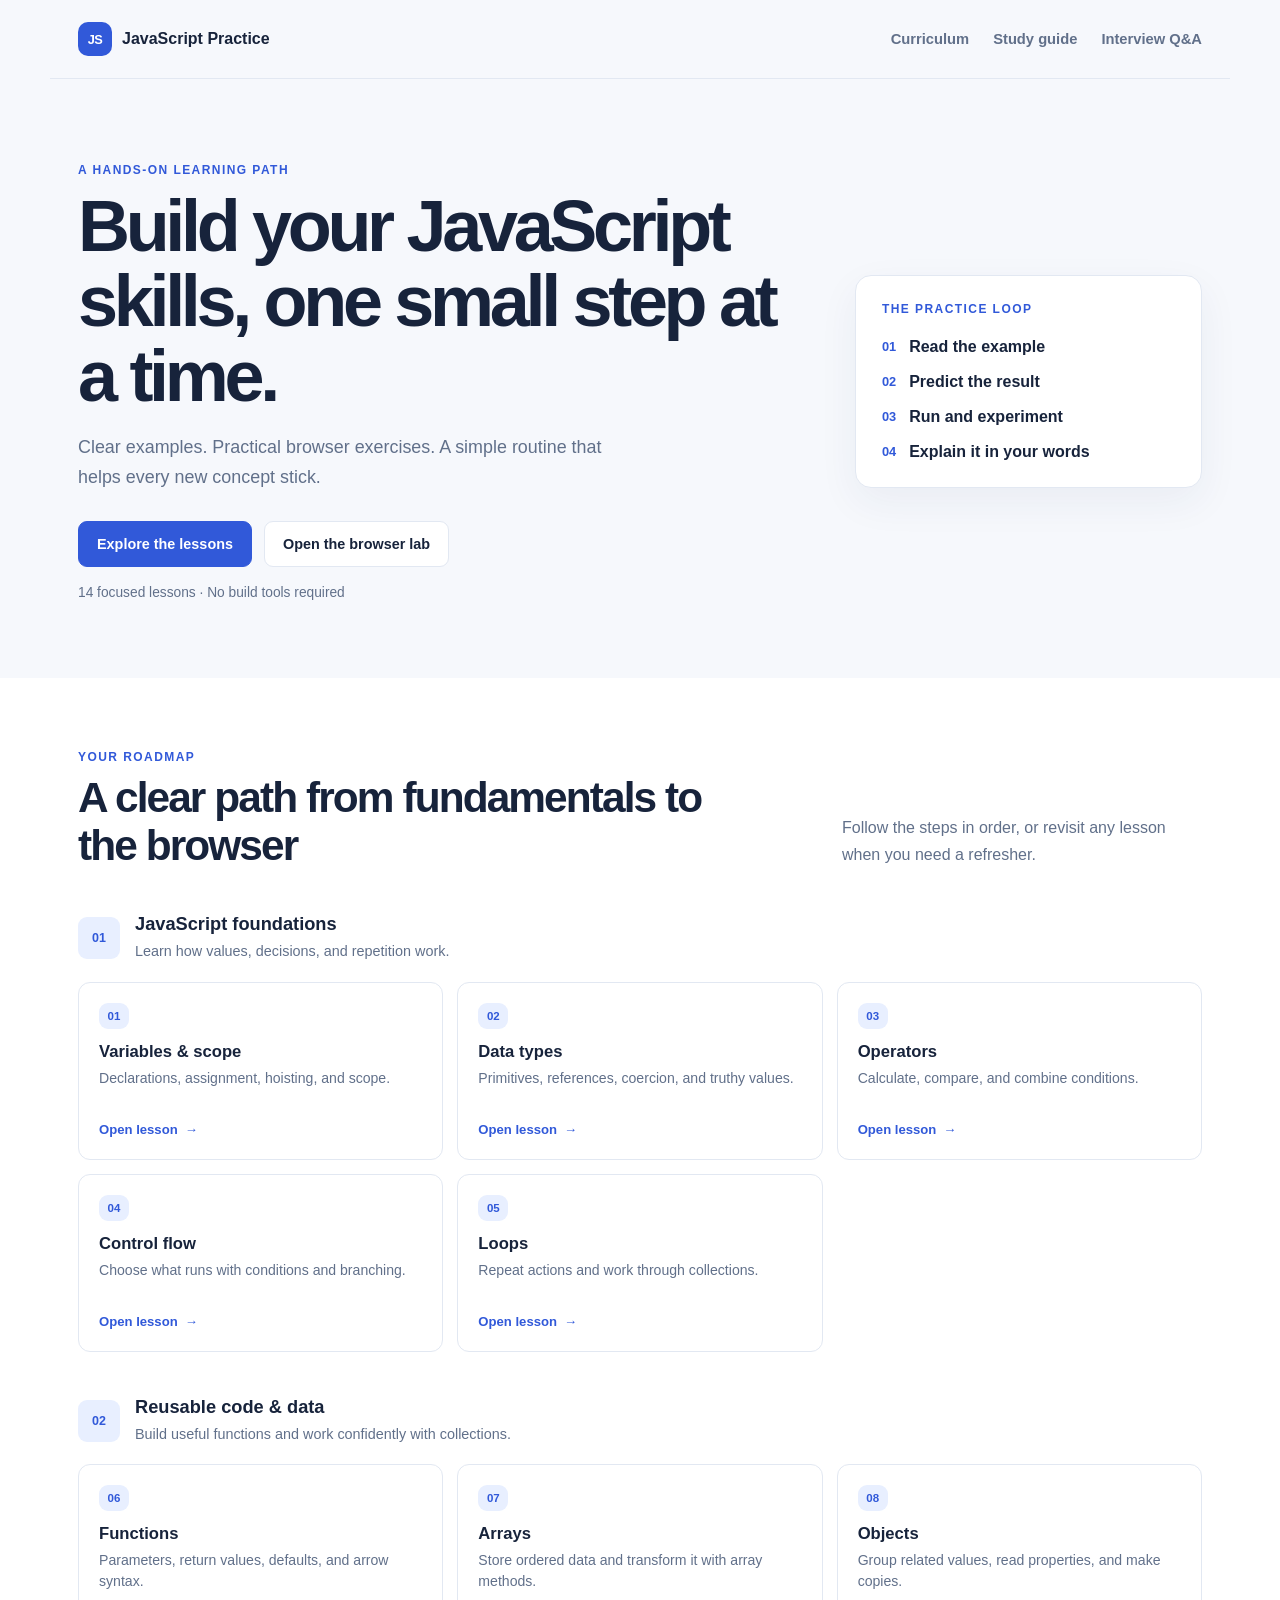
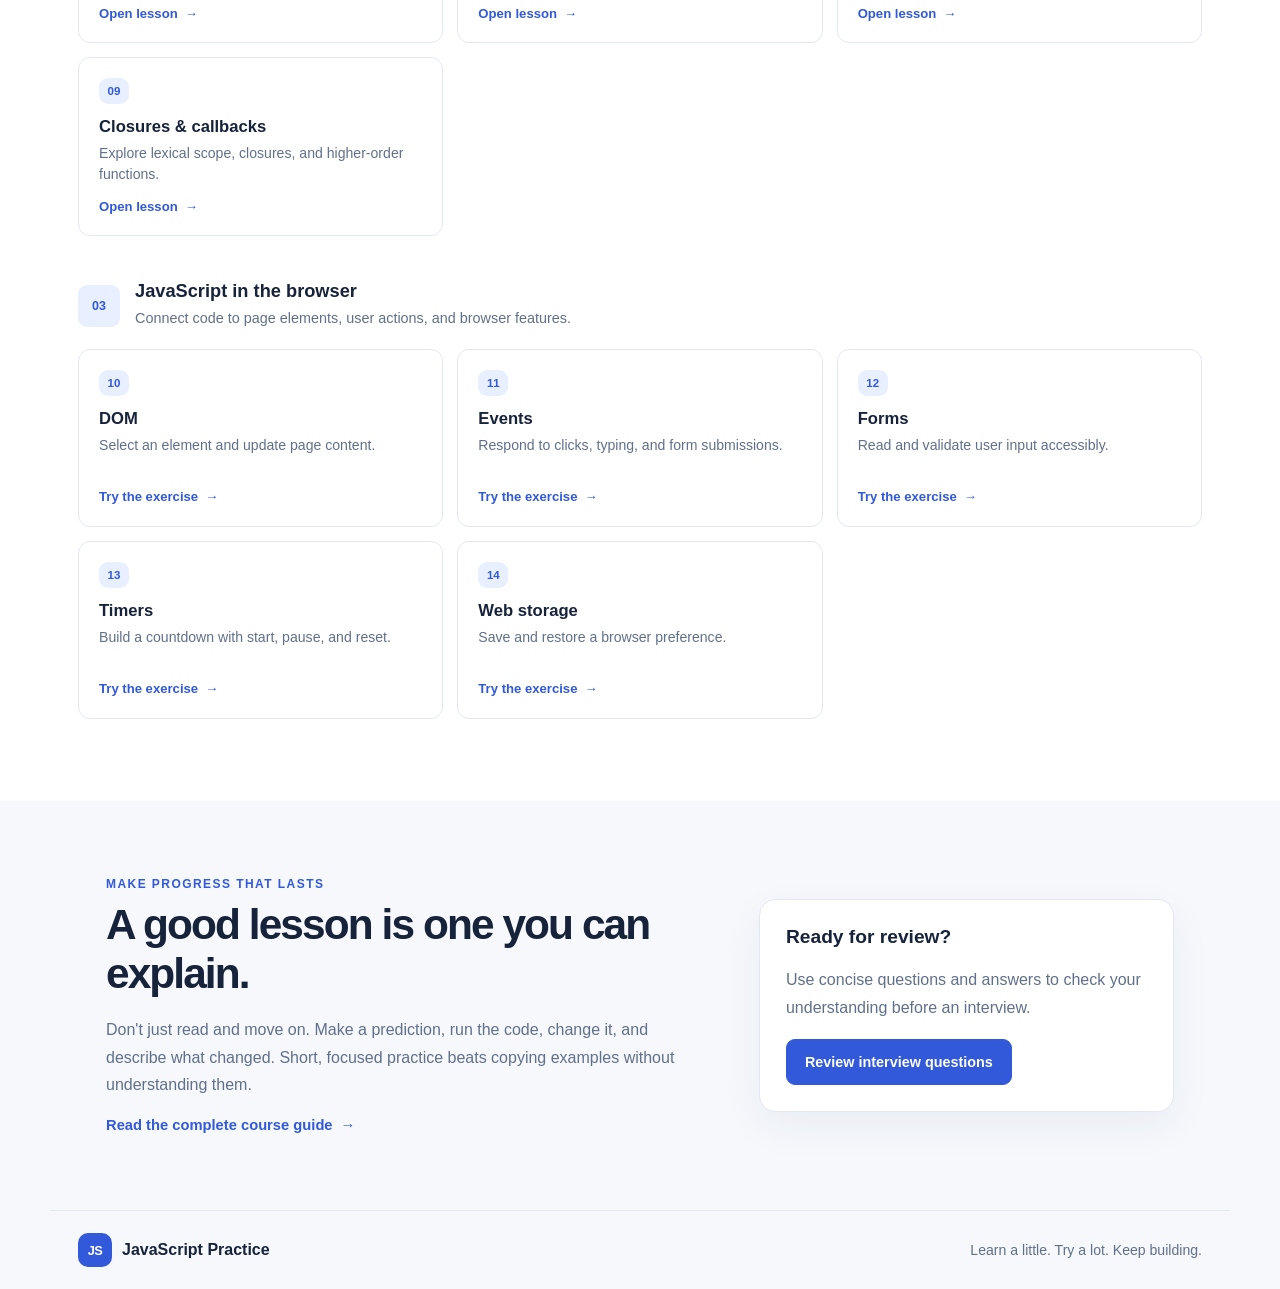
<file: index.html>
<!doctype html>
<html lang="en">
  <head>
    <meta charset="UTF-8" />
    <meta name="viewport" content="width=device-width, initial-scale=1.0" />
    <meta
      name="description"
      content="A practical, step-by-step JavaScript learning path with runnable examples and browser exercises."
    />
    <title>JavaScript Practice | Learn by doing</title>
    <link rel="stylesheet" href="styles.css" />
  </head>
  <body>
    <header class="site-header">
      <a class="brand" href="index.html" aria-label="JavaScript Practice home">
        <span class="brand-mark" aria-hidden="true">JS</span>
        <span>JavaScript Practice</span>
      </a>
      <nav class="site-nav" aria-label="Main navigation">
        <a href="#curriculum">Curriculum</a>
        <a href="#study-guide">Study guide</a>
        <a href="INTERVIEW_QUESTIONS.md">Interview Q&amp;A</a>
      </nav>
    </header>

    <main>
      <section class="hero">
        <div class="hero-content">
          <p class="eyebrow">A hands-on learning path</p>
          <h1>Build your JavaScript skills, one small step at a time.</h1>
          <p class="hero-copy">
            Clear examples. Practical browser exercises. A simple routine that
            helps every new concept stick.
          </p>
          <div class="hero-actions">
            <a class="button" href="#curriculum">Explore the lessons</a>
            <a class="button button-secondary" href="modules/index.html">Open the browser lab</a>
          </div>
          <p class="hero-note">14 focused lessons &middot; No build tools required</p>
        </div>
        <aside class="hero-card" aria-label="A simple way to learn">
          <p class="eyebrow">The practice loop</p>
          <ol class="practice-loop">
            <li><span>01</span> Read the example</li>
            <li><span>02</span> Predict the result</li>
            <li><span>03</span> Run and experiment</li>
            <li><span>04</span> Explain it in your words</li>
          </ol>
        </aside>
      </section>

      <section class="content-section" id="curriculum">
        <div class="section-heading">
          <div>
            <p class="eyebrow">Your roadmap</p>
            <h2>A clear path from fundamentals to the browser</h2>
          </div>
          <p>Follow the steps in order, or revisit any lesson when you need a refresher.</p>
        </div>

        <div class="lesson-group">
          <div class="group-heading">
            <span class="group-number">01</span>
            <div>
              <h3>JavaScript foundations</h3>
              <p>Learn how values, decisions, and repetition work.</p>
            </div>
          </div>
          <div class="lesson-grid">
            <a class="lesson-card" href="modules/variables.js">
              <span class="lesson-number">01</span><h4>Variables &amp; scope</h4>
              <p>Declarations, assignment, hoisting, and scope.</p><span class="lesson-link">Open lesson <span aria-hidden="true">&rarr;</span></span>
            </a>
            <a class="lesson-card" href="modules/data-type.js">
              <span class="lesson-number">02</span><h4>Data types</h4>
              <p>Primitives, references, coercion, and truthy values.</p><span class="lesson-link">Open lesson <span aria-hidden="true">&rarr;</span></span>
            </a>
            <a class="lesson-card" href="modules/operators.js">
              <span class="lesson-number">03</span><h4>Operators</h4>
              <p>Calculate, compare, and combine conditions.</p><span class="lesson-link">Open lesson <span aria-hidden="true">&rarr;</span></span>
            </a>
            <a class="lesson-card" href="modules/control-flow.js">
              <span class="lesson-number">04</span><h4>Control flow</h4>
              <p>Choose what runs with conditions and branching.</p><span class="lesson-link">Open lesson <span aria-hidden="true">&rarr;</span></span>
            </a>
            <a class="lesson-card" href="modules/loops.js">
              <span class="lesson-number">05</span><h4>Loops</h4>
              <p>Repeat actions and work through collections.</p><span class="lesson-link">Open lesson <span aria-hidden="true">&rarr;</span></span>
            </a>
          </div>
        </div>

        <div class="lesson-group">
          <div class="group-heading">
            <span class="group-number">02</span>
            <div>
              <h3>Reusable code &amp; data</h3>
              <p>Build useful functions and work confidently with collections.</p>
            </div>
          </div>
          <div class="lesson-grid">
            <a class="lesson-card" href="modules/functions.js">
              <span class="lesson-number">06</span><h4>Functions</h4>
              <p>Parameters, return values, defaults, and arrow syntax.</p><span class="lesson-link">Open lesson <span aria-hidden="true">&rarr;</span></span>
            </a>
            <a class="lesson-card" href="modules/arrays.js">
              <span class="lesson-number">07</span><h4>Arrays</h4>
              <p>Store ordered data and transform it with array methods.</p><span class="lesson-link">Open lesson <span aria-hidden="true">&rarr;</span></span>
            </a>
            <a class="lesson-card" href="modules/objects.js">
              <span class="lesson-number">08</span><h4>Objects</h4>
              <p>Group related values, read properties, and make copies.</p><span class="lesson-link">Open lesson <span aria-hidden="true">&rarr;</span></span>
            </a>
            <a class="lesson-card" href="modules/practice.js">
              <span class="lesson-number">09</span><h4>Closures &amp; callbacks</h4>
              <p>Explore lexical scope, closures, and higher-order functions.</p><span class="lesson-link">Open lesson <span aria-hidden="true">&rarr;</span></span>
            </a>
          </div>
        </div>

        <div class="lesson-group">
          <div class="group-heading">
            <span class="group-number">03</span>
            <div>
              <h3>JavaScript in the browser</h3>
              <p>Connect code to page elements, user actions, and browser features.</p>
            </div>
          </div>
          <div class="lesson-grid">
            <a class="lesson-card" href="modules/index.html#dom-lab">
              <span class="lesson-number">10</span><h4>DOM</h4>
              <p>Select an element and update page content.</p><span class="lesson-link">Try the exercise <span aria-hidden="true">&rarr;</span></span>
            </a>
            <a class="lesson-card" href="modules/index.html#events-lab">
              <span class="lesson-number">11</span><h4>Events</h4>
              <p>Respond to clicks, typing, and form submissions.</p><span class="lesson-link">Try the exercise <span aria-hidden="true">&rarr;</span></span>
            </a>
            <a class="lesson-card" href="modules/index.html#form-lab">
              <span class="lesson-number">12</span><h4>Forms</h4>
              <p>Read and validate user input accessibly.</p><span class="lesson-link">Try the exercise <span aria-hidden="true">&rarr;</span></span>
            </a>
            <a class="lesson-card" href="modules/index.html#timer-lab">
              <span class="lesson-number">13</span><h4>Timers</h4>
              <p>Build a countdown with start, pause, and reset.</p><span class="lesson-link">Try the exercise <span aria-hidden="true">&rarr;</span></span>
            </a>
            <a class="lesson-card" href="modules/index.html#storage-lab">
              <span class="lesson-number">14</span><h4>Web storage</h4>
              <p>Save and restore a browser preference.</p><span class="lesson-link">Try the exercise <span aria-hidden="true">&rarr;</span></span>
            </a>
          </div>
        </div>
      </section>

      <section class="study-section" id="study-guide">
        <div>
          <p class="eyebrow">Make progress that lasts</p>
          <h2>A good lesson is one you can explain.</h2>
          <p>
            Don't just read and move on. Make a prediction, run the code,
            change it, and describe what changed. Short, focused practice beats
            copying examples without understanding them.
          </p>
          <a class="text-link" href="README.md">Read the complete course guide <span aria-hidden="true">&rarr;</span></a>
        </div>
        <div class="study-card">
          <h3>Ready for review?</h3>
          <p>Use concise questions and answers to check your understanding before an interview.</p>
          <a class="button" href="INTERVIEW_QUESTIONS.md">Review interview questions</a>
        </div>
      </section>
    </main>

    <footer class="site-footer">
      <a class="brand" href="index.html"><span class="brand-mark" aria-hidden="true">JS</span><span>JavaScript Practice</span></a>
      <p>Learn a little. Try a lot. Keep building.</p>
    </footer>
  </body>
</html>
</file>
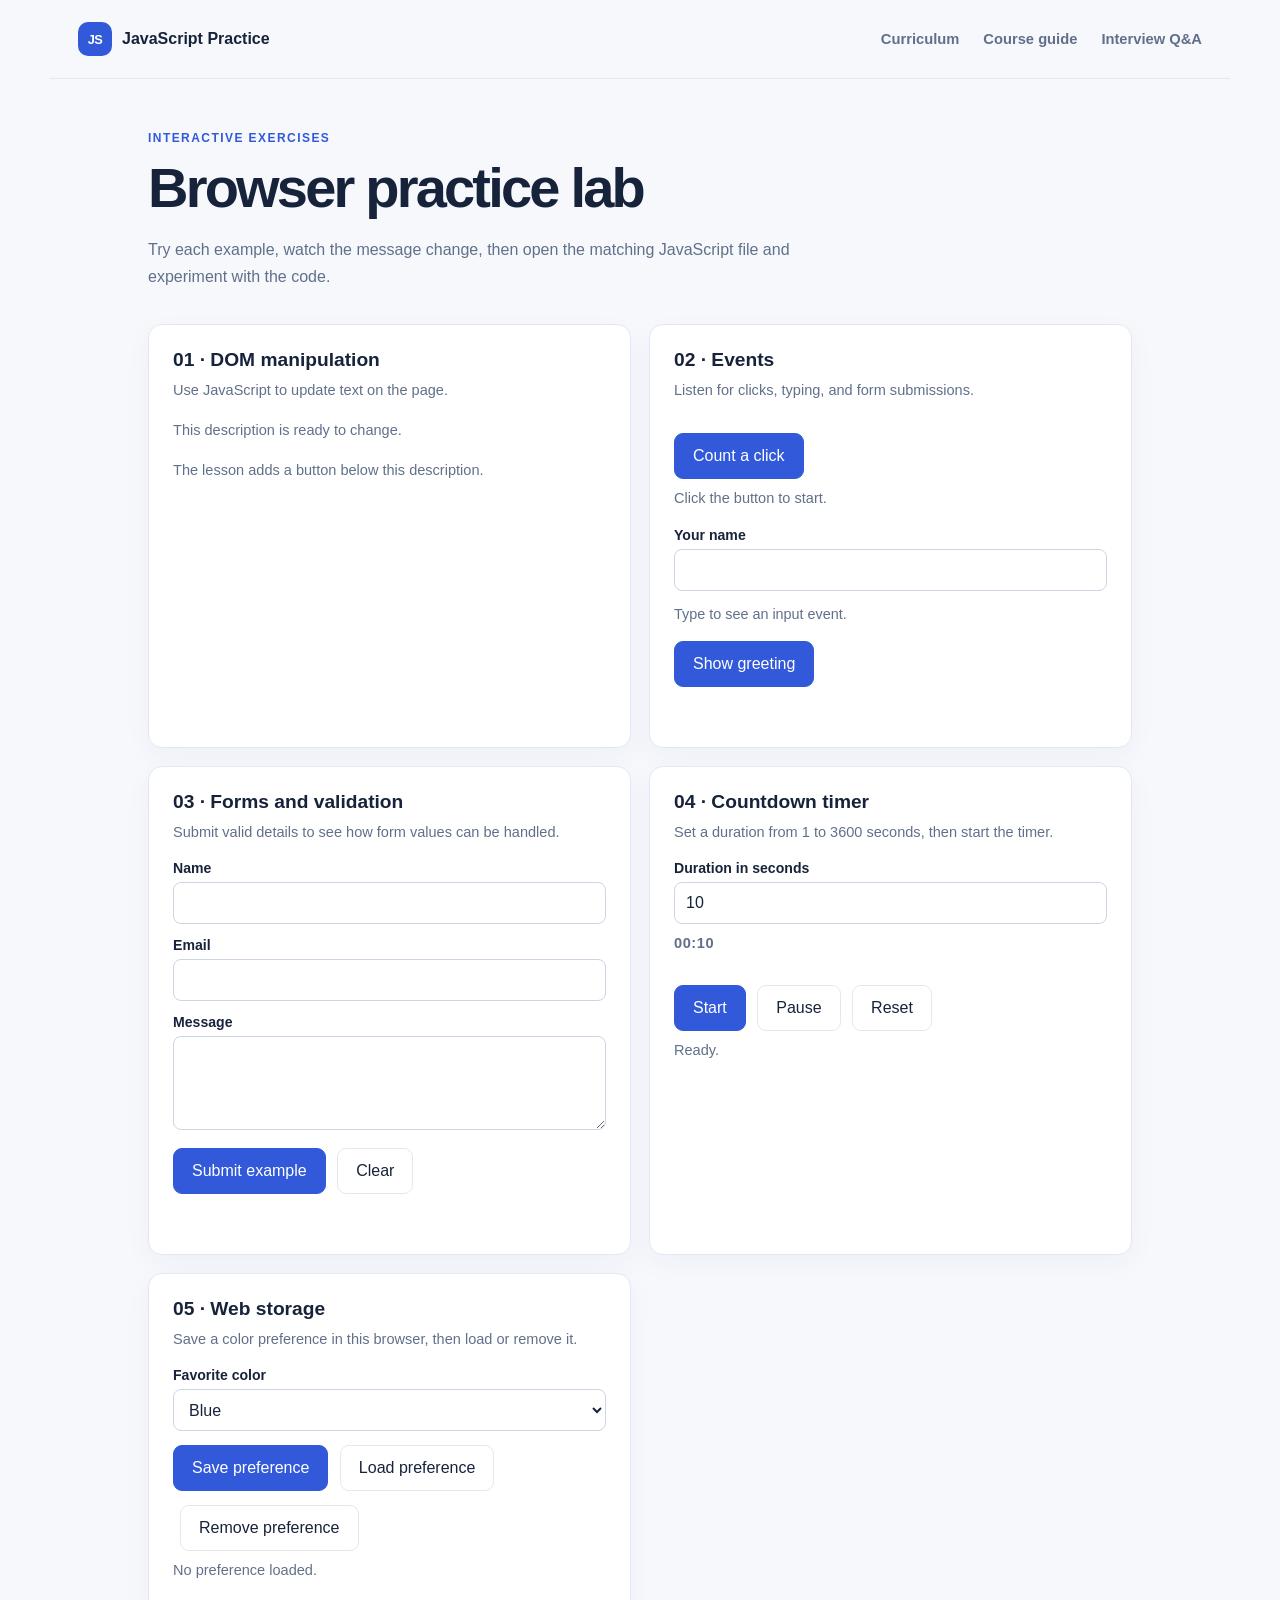
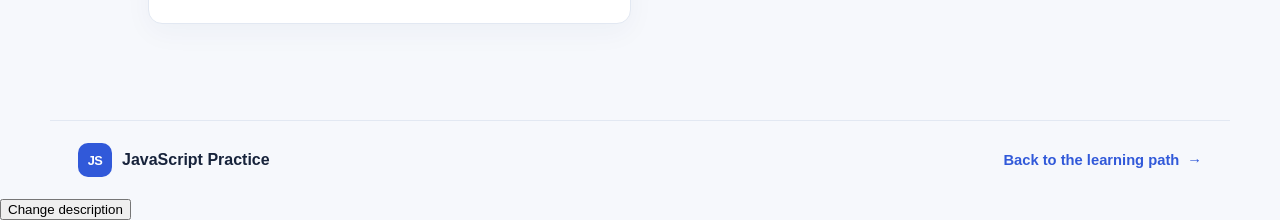
<file: modules/index.html>
<!doctype html>
<html lang="en">
  <head>
    <meta charset="UTF-8" />
    <meta name="viewport" content="width=device-width, initial-scale=1.0" />
    <meta
      name="description"
      content="Interactive JavaScript exercises for DOM manipulation, events, forms, timers, and web storage."
    />
    <title>Browser Practice Lab | JavaScript Practice</title>
    <link rel="stylesheet" href="../styles.css" />
    <script src="dom.js" defer></script>
    <script src="events.js" defer></script>
    <script src="form.js" defer></script>
    <script src="timer.js" defer></script>
    <script src="webstorage.js" defer></script>
  </head>
  <body>
    <header class="site-header">
      <a class="brand" href="../index.html">
        <span class="brand-mark" aria-hidden="true">JS</span>
        <span>JavaScript Practice</span>
      </a>
      <nav class="site-nav" aria-label="Main navigation">
        <a href="../index.html#curriculum">Curriculum</a>
        <a href="../README.md">Course guide</a>
        <a href="../INTERVIEW_QUESTIONS.md">Interview Q&amp;A</a>
      </nav>
    </header>

    <main class="lab-main">
      <div class="lab-heading">
        <p class="eyebrow">Interactive exercises</p>
        <h1>Browser practice lab</h1>
        <p>
          Try each example, watch the message change, then open the matching
          JavaScript file and experiment with the code.
        </p>
      </div>

      <div class="lab-grid">
        <section class="lab-card" id="dom-lab" aria-labelledby="dom-title">
          <h2 id="dom-title">01 &middot; DOM manipulation</h2>
          <p>Use JavaScript to update text on the page.</p>
          <p id="description" class="lab-output">This description is ready to change.</p>
          <p class="lab-hint">The lesson adds a button below this description.</p>
        </section>

        <section class="lab-card" id="events-lab" aria-labelledby="events-title">
          <h2 id="events-title">02 &middot; Events</h2>
          <p>Listen for clicks, typing, and form submissions.</p>
          <button class="button" id="count-button" type="button">Count a click</button>
          <p id="count-output" class="lab-output" aria-live="polite">Click the button to start.</p>
          <form id="greeting-form">
            <label for="name-input">Your name</label>
            <input id="name-input" name="name" type="text" autocomplete="name" />
            <p id="name-feedback" class="lab-output" aria-live="polite">Type to see an input event.</p>
            <button class="button" type="submit">Show greeting</button>
            <p id="greeting-output" class="lab-output" aria-live="polite"></p>
          </form>
        </section>

        <section class="lab-card" id="form-lab" aria-labelledby="form-title">
          <h2 id="form-title">03 &middot; Forms and validation</h2>
          <p>Submit valid details to see how form values can be handled.</p>
          <form id="contact-form">
            <label for="contact-name">Name</label>
            <input id="contact-name" name="name" type="text" autocomplete="name" required />
            <label for="contact-email">Email</label>
            <input id="contact-email" name="email" type="email" autocomplete="email" required />
            <label for="contact-message">Message</label>
            <textarea id="contact-message" name="message" minlength="5" required></textarea>
            <button class="button" type="submit">Submit example</button>
            <button class="button button-secondary" type="reset">Clear</button>
            <p id="form-feedback" class="lab-output" aria-live="polite"></p>
          </form>
        </section>

        <section class="lab-card" id="timer-lab" aria-labelledby="timer-title">
          <h2 id="timer-title">04 &middot; Countdown timer</h2>
          <p>Set a duration from 1 to 3600 seconds, then start the timer.</p>
          <label for="timer-duration">Duration in seconds</label>
          <input id="timer-duration" type="number" min="1" max="3600" step="1" value="10" />
          <p id="timer-display" class="timer-display" role="timer" aria-live="off">00:10</p>
          <button class="button" id="timer-start" type="button">Start</button>
          <button class="button button-secondary" id="timer-pause" type="button" disabled>Pause</button>
          <button class="button button-secondary" id="timer-reset" type="button">Reset</button>
          <p id="timer-status" class="lab-output" role="status" aria-live="polite">Ready.</p>
        </section>

        <section class="lab-card" id="storage-lab" aria-labelledby="storage-title">
          <h2 id="storage-title">05 &middot; Web storage</h2>
          <p>Save a color preference in this browser, then load or remove it.</p>
          <label for="favorite-color">Favorite color</label>
          <select id="favorite-color">
            <option value="blue">Blue</option>
            <option value="green">Green</option>
            <option value="purple">Purple</option>
          </select>
          <button class="button" id="storage-save" type="button">Save preference</button>
          <button class="button button-secondary" id="storage-load" type="button">Load preference</button>
          <button class="button button-secondary" id="storage-clear" type="button">Remove preference</button>
          <p id="storage-status" class="lab-output" role="status" aria-live="polite">No preference loaded.</p>
        </section>
      </div>
    </main>

    <footer class="site-footer site-footer-lab">
      <a class="brand" href="../index.html"><span class="brand-mark" aria-hidden="true">JS</span><span>JavaScript Practice</span></a>
      <p><a class="text-link" href="../index.html#curriculum">Back to the learning path <span aria-hidden="true">&rarr;</span></a></p>
    </footer>
  </body>
</html>
</file>
<file: styles.css>
:root {
  color-scheme: light;
  font-family: "Segoe UI", Arial, sans-serif;
  color: #17233b;
  background: #f6f8fc;
  font-synthesis: none;
  text-rendering: optimizeLegibility;
  --ink: #17233b;
  --muted: #61708a;
  --line: #e2e8f2;
  --surface: #ffffff;
  --primary: #3159d9;
  --primary-dark: #2344b4;
  --accent: #e8efff;
}

* {
  box-sizing: border-box;
}

body {
  min-width: 320px;
  margin: 0;
}

a {
  color: inherit;
}

a:focus-visible,
button:focus-visible,
input:focus-visible,
select:focus-visible,
textarea:focus-visible {
  outline: 3px solid #94b4ff;
  outline-offset: 3px;
}

.site-header,
.site-footer {
  display: flex;
  align-items: center;
  justify-content: space-between;
  gap: 24px;
  max-width: 1180px;
  margin: 0 auto;
  padding: 22px 28px;
}

.site-header {
  border-bottom: 1px solid var(--line);
}

.brand {
  display: inline-flex;
  align-items: center;
  gap: 10px;
  color: var(--ink);
  font-weight: 750;
  text-decoration: none;
}

.brand-mark {
  display: grid;
  width: 34px;
  height: 34px;
  place-items: center;
  border-radius: 10px;
  background: var(--primary);
  color: #fff;
  font-size: 0.8rem;
  letter-spacing: -0.04em;
}

.site-nav {
  display: flex;
  flex-wrap: wrap;
  gap: 24px;
}

.site-nav a,
.text-link {
  color: var(--muted);
  font-size: 0.92rem;
  font-weight: 650;
  text-decoration: none;
}

.site-nav a:hover,
.text-link:hover {
  color: var(--primary);
}

.hero {
  display: grid;
  grid-template-columns: minmax(0, 1.35fr) minmax(270px, 0.65fr);
  align-items: center;
  gap: 56px;
  max-width: 1180px;
  margin: 0 auto;
  padding: 84px 28px 78px;
}

.hero h1 {
  max-width: 720px;
  margin: 12px 0 18px;
  font-size: clamp(2.5rem, 6vw, 4.5rem);
  letter-spacing: -0.06em;
  line-height: 1.04;
}

.eyebrow {
  margin: 0;
  color: var(--primary);
  font-size: 0.75rem;
  font-weight: 800;
  letter-spacing: 0.12em;
  text-transform: uppercase;
}

.hero-copy,
.section-heading > p,
.group-heading p,
.study-section > div > p:not(.eyebrow),
.study-card p {
  color: var(--muted);
  line-height: 1.7;
}

.hero-copy {
  max-width: 570px;
  margin: 0;
  font-size: 1.12rem;
}

.hero-actions {
  display: flex;
  flex-wrap: wrap;
  gap: 12px;
  margin-top: 28px;
}

.button {
  display: inline-flex;
  min-height: 46px;
  align-items: center;
  justify-content: center;
  padding: 0 18px;
  border: 1px solid var(--primary);
  border-radius: 9px;
  background: var(--primary);
  color: #fff;
  font: inherit;
  font-size: 0.9rem;
  font-weight: 700;
  text-align: center;
  text-decoration: none;
  cursor: pointer;
}

.button:hover {
  border-color: var(--primary-dark);
  background: var(--primary-dark);
}

.button-secondary {
  border-color: var(--line);
  background: #fff;
  color: var(--ink);
}

.button-secondary:hover {
  border-color: #bbc9e0;
  background: #f9fbff;
  color: var(--ink);
}

.hero-note {
  margin: 18px 0 0;
  color: var(--muted);
  font-size: 0.86rem;
}

.hero-card,
.study-card {
  padding: 26px;
  border: 1px solid var(--line);
  border-radius: 16px;
  background: var(--surface);
  box-shadow: 0 14px 40px rgb(31 54 100 / 6%);
}

.practice-loop {
  display: grid;
  gap: 17px;
  margin: 22px 0 0;
  padding: 0;
  list-style: none;
}

.practice-loop li {
  display: flex;
  align-items: center;
  gap: 13px;
  color: var(--ink);
  font-weight: 650;
}

.practice-loop li span {
  color: var(--primary);
  font-size: 0.8rem;
  font-variant-numeric: tabular-nums;
}

.content-section {
  padding: 72px max(28px, calc((100% - 1124px) / 2)) 82px;
  background: #fff;
}

.section-heading {
  display: flex;
  align-items: end;
  justify-content: space-between;
  gap: 36px;
  margin-bottom: 42px;
}

.section-heading h2,
.study-section h2 {
  max-width: 650px;
  margin: 10px 0 0;
  font-size: clamp(1.8rem, 4vw, 2.65rem);
  letter-spacing: -0.045em;
  line-height: 1.15;
}

.section-heading > p {
  max-width: 360px;
  margin: 0 0 3px;
}

.lesson-group + .lesson-group {
  margin-top: 44px;
}

.group-heading {
  display: flex;
  align-items: center;
  gap: 15px;
  margin-bottom: 18px;
}

.group-number,
.lesson-number {
  display: inline-grid;
  flex: 0 0 auto;
  place-items: center;
  border-radius: 9px;
  background: var(--accent);
  color: var(--primary);
  font-size: 0.78rem;
  font-weight: 800;
}

.group-number {
  width: 42px;
  height: 42px;
}

.group-heading h3 {
  margin: 0;
  font-size: 1.14rem;
}

.group-heading p {
  margin: 4px 0 0;
  font-size: 0.9rem;
}

.lesson-grid {
  display: grid;
  grid-template-columns: repeat(3, minmax(0, 1fr));
  gap: 14px;
}

.lesson-card {
  min-height: 178px;
  padding: 20px;
  border: 1px solid var(--line);
  border-radius: 12px;
  background: var(--surface);
  text-decoration: none;
  transition: border-color 140ms ease, transform 140ms ease, box-shadow 140ms ease;
}

.lesson-card:hover {
  transform: translateY(-2px);
  border-color: #b8c8ee;
  box-shadow: 0 9px 24px rgb(31 54 100 / 7%);
}

.lesson-number {
  width: 30px;
  height: 26px;
  font-size: 0.72rem;
}

.lesson-card h4 {
  margin: 13px 0 6px;
  font-size: 1.04rem;
}

.lesson-card p {
  min-height: 40px;
  margin: 0;
  color: var(--muted);
  font-size: 0.88rem;
  line-height: 1.5;
}

.lesson-link {
  display: inline-flex;
  gap: 7px;
  align-items: center;
  margin-top: 14px;
  color: var(--primary);
  font-size: 0.82rem;
  font-weight: 750;
}

.study-section {
  display: grid;
  grid-template-columns: minmax(0, 1fr) minmax(280px, 0.7fr);
  align-items: center;
  gap: 60px;
  max-width: 1124px;
  margin: 0 auto;
  padding: 76px 28px;
}

.study-section > div > p:not(.eyebrow) {
  max-width: 630px;
  margin: 18px 0;
}

.text-link {
  display: inline-flex;
  gap: 8px;
  color: var(--primary);
}

.study-card h3 {
  margin: 0;
  font-size: 1.2rem;
}

.study-card p {
  margin: 9px 0 20px;
}

.site-footer {
  border-top: 1px solid var(--line);
}

.site-footer p {
  margin: 0;
  color: var(--muted);
  font-size: 0.88rem;
}

.lab-main {
  max-width: 1040px;
  margin: 0 auto;
  padding: 52px 28px 76px;
}

.lab-heading {
  max-width: 690px;
  margin-bottom: 34px;
}

.lab-heading h1 {
  margin: 10px 0;
  font-size: clamp(2.2rem, 5vw, 3.5rem);
  letter-spacing: -0.05em;
}

.lab-heading > p:last-child {
  color: var(--muted);
  line-height: 1.7;
}

.lab-grid {
  display: grid;
  grid-template-columns: repeat(2, minmax(0, 1fr));
  gap: 18px;
}

.lab-card {
  padding: 24px;
  border: 1px solid var(--line);
  border-radius: 14px;
  background: var(--surface);
  box-shadow: 0 9px 28px rgb(31 54 100 / 4%);
}

.lab-card h2 {
  margin: 0;
  font-size: 1.2rem;
}

.lab-card > p,
.lab-hint {
  color: var(--muted);
  font-size: 0.91rem;
  line-height: 1.6;
}

.lab-card > p {
  margin: 8px 0 16px;
}

.lab-card button,
.lab-card input,
.lab-card select,
.lab-card textarea {
  font: inherit;
}

.lab-card input,
.lab-card select,
.lab-card textarea {
  width: 100%;
  min-height: 42px;
  padding: 9px 11px;
  border: 1px solid #ccd5e3;
  border-radius: 8px;
  background: #fff;
  color: var(--ink);
}

.lab-card textarea {
  min-height: 94px;
  resize: vertical;
}

.lab-card label {
  display: block;
  margin: 13px 0 6px;
  color: var(--ink);
  font-size: 0.88rem;
  font-weight: 650;
}

.lab-card .button {
  margin-top: 14px;
}

.lab-card .button + .button {
  margin-left: 7px;
}

.lab-output {
  min-height: 24px;
  margin: 12px 0 0;
  color: var(--muted);
  font-size: 0.9rem;
  line-height: 1.55;
}

.timer-display {
  margin: 16px 0;
  color: var(--ink);
  font-size: 2.7rem;
  font-variant-numeric: tabular-nums;
  font-weight: 750;
  letter-spacing: 0.04em;
}

.site-footer-lab {
  margin-top: 20px;
}

@media (max-width: 760px) {
  .hero,
  .study-section {
    grid-template-columns: 1fr;
    gap: 32px;
  }

  .hero {
    padding-top: 58px;
  }

  .section-heading {
    display: block;
  }

  .section-heading > p {
    margin-top: 14px;
  }

  .lesson-grid {
    grid-template-columns: repeat(2, minmax(0, 1fr));
  }

  .study-section {
    padding-top: 58px;
    padding-bottom: 58px;
  }
}

@media (max-width: 540px) {
  .site-header,
  .site-footer {
    align-items: flex-start;
    flex-direction: column;
    padding-right: 20px;
    padding-left: 20px;
  }

  .site-nav {
    gap: 16px;
  }

  .hero {
    padding: 48px 20px 56px;
  }

  .content-section {
    padding: 54px 20px 62px;
  }

  .lesson-grid,
  .lab-grid {
    grid-template-columns: 1fr;
  }

  .lesson-card {
    min-height: 0;
  }

  .lab-main {
    padding: 42px 20px 58px;
  }
}

@media (prefers-reduced-motion: reduce) {
  *,
  *::before,
  *::after {
    scroll-behavior: auto !important;
    transition-duration: 0.01ms !important;
  }
}
</file>
